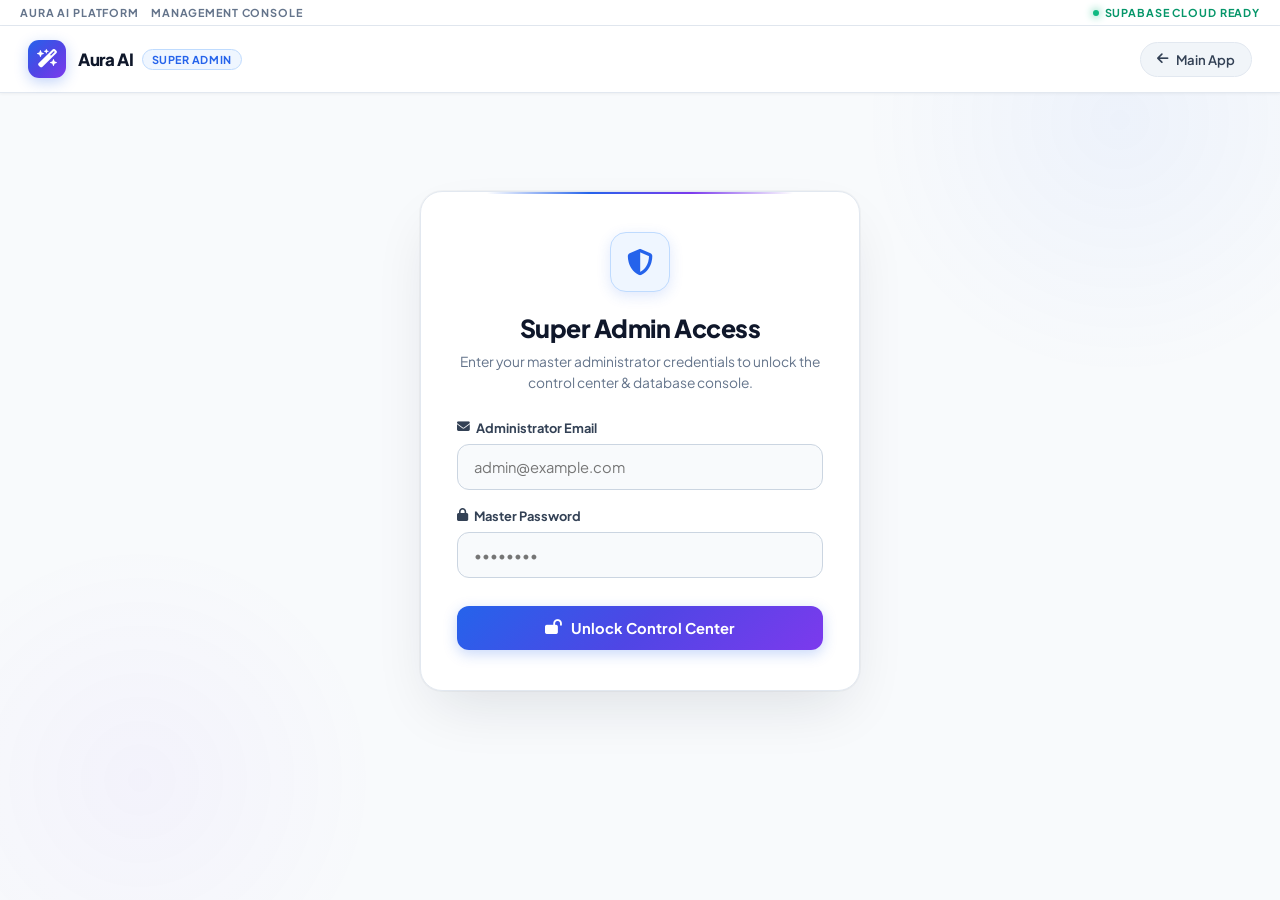
<file: frontend/admin.html>
<!DOCTYPE html>
<html lang="en">
<head>
  <meta charset="UTF-8" />
  <meta name="viewport" content="width=device-width, initial-scale=1.0, maximum-scale=5.0" />
  <title>Aura AI — Super Admin Control Center</title>
  <!-- Google Fonts: Plus Jakarta Sans & Fira Code (Matching Main Website) -->
  <link rel="preconnect" href="https://fonts.googleapis.com" />
  <link rel="preconnect" href="https://fonts.gstatic.com" crossorigin />
  <link href="https://fonts.googleapis.com/css2?family=Fira+Code:wght@400;500&family=Plus+Jakarta+Sans:wght@300;400;500;600;700;800&display=swap" rel="stylesheet" />
  <!-- FontAwesome Icons -->
  <link rel="stylesheet" href="https://cdnjs.cloudflare.com/ajax/libs/font-awesome/6.5.1/css/all.min.css" />
  <link rel="icon" type="image/png" sizes="192x192" href="/static/icons/icon-192.png" />
  <style>
    :root {
      --bg-dark: #f8fafc;
      --bg-darker: #f1f5f9;
      --card-bg: #ffffff;
      --card-border: #e2e8f0;
      --card-border-hover: #cbd5e1;
      --accent-primary: #2563eb;
      --accent-purple: #7c3aed;
      --accent-magenta: #d946ef;
      --accent-glow: rgba(37, 99, 235, 0.12);
      --accent-gradient: linear-gradient(135deg, #2563eb 0%, #4f46e5 50%, #7c3aed 100%);
      --danger: #ef4444;
      --danger-hover: #dc2626;
      --success: #10b981;
      --warning: #f59e0b;
      --text-main: #0f172a;
      --text-muted: #64748b;
      --text-dim: #94a3b8;
      --radius-sm: 8px;
      --radius-md: 12px;
      --radius-lg: 16px;
      --radius-xl: 22px;
      --radius-full: 9999px;
    }

    * {
      box-sizing: border-box;
      margin: 0;
      padding: 0;
      font-family: 'Plus Jakarta Sans', -apple-system, BlinkMacSystemFont, 'Segoe UI', Roboto, sans-serif;
    }

    body {
      background: #f8fafc;
      color: var(--text-main);
      min-height: 100vh;
      min-height: 100dvh;
      display: flex;
      flex-direction: column;
      overflow-x: hidden;
      position: relative;
    }

    /* Ambient Dynamic Glow Orbs */
    .ambient-glow-1 {
      position: fixed;
      width: 520px;
      height: 520px;
      border-radius: 50%;
      background: radial-gradient(circle, rgba(37, 99, 235, 0.05) 0%, rgba(0, 0, 0, 0) 70%);
      top: -140px;
      right: -100px;
      z-index: 0;
      pointer-events: none;
    }

    .ambient-glow-2 {
      position: fixed;
      width: 480px;
      height: 480px;
      border-radius: 50%;
      background: radial-gradient(circle, rgba(124, 58, 237, 0.04) 0%, rgba(0, 0, 0, 0) 70%);
      bottom: -120px;
      left: -100px;
      z-index: 0;
      pointer-events: none;
    }

    /* Top Brand Tag Bar */
    .top-tag-bar {
      position: relative;
      z-index: 10;
      display: flex;
      justify-content: space-between;
      align-items: center;
      padding: 6px 20px;
      background: #ffffff;
      border-bottom: 1px solid #e2e8f0;
      font-size: 0.68rem;
      font-weight: 700;
      letter-spacing: 0.08em;
      text-transform: uppercase;
      color: #64748b;
    }

    .tag-cluster {
      display: flex;
      gap: 12px;
      align-items: center;
    }

    .tag-pill {
      color: #64748b;
    }

    .tag-pill.live-sync {
      display: inline-flex;
      align-items: center;
      gap: 6px;
      color: #059669;
    }

    .tag-dot {
      width: 6px;
      height: 6px;
      border-radius: 50%;
      background: #10b981;
      box-shadow: 0 0 8px #10b981;
      animation: blinkDot 2s infinite ease-in-out;
    }

    @keyframes blinkDot {
      0%, 100% { opacity: 1; transform: scale(1); }
      50% { opacity: 0.4; transform: scale(0.85); }
    }

    /* Header matching Aura Floating Browser Chrome */
    .admin-header {
      position: relative;
      z-index: 10;
      display: flex;
      justify-content: space-between;
      align-items: center;
      padding: 14px 28px;
      background: #ffffff;
      border-bottom: 1px solid #e2e8f0;
      box-shadow: 0 1px 3px 0 rgba(0, 0, 0, 0.05);
    }

    .brand-cluster {
      display: flex;
      align-items: center;
      gap: 12px;
      text-decoration: none;
    }

    .brand-logo-icon {
      width: 38px;
      height: 38px;
      border-radius: 11px;
      background: var(--accent-gradient);
      display: flex;
      align-items: center;
      justify-content: center;
      font-size: 1.15rem;
      color: #ffffff;
      box-shadow: 0 4px 14px rgba(37, 99, 235, 0.28);
      flex-shrink: 0;
    }

    .brand-title-wrap h1 {
      font-size: 1.05rem;
      font-weight: 800;
      letter-spacing: -0.02em;
      color: #0f172a;
      display: flex;
      align-items: center;
      gap: 8px;
      flex-wrap: wrap;
    }

    .badge-admin {
      background: #eff6ff;
      color: #2563eb;
      border: 1px solid #bfdbfe;
      padding: 3px 9px;
      border-radius: var(--radius-full);
      font-size: 0.68rem;
      font-weight: 700;
      text-transform: uppercase;
      letter-spacing: 0.05em;
    }

    .header-actions {
      display: flex;
      align-items: center;
      gap: 10px;
    }

    .btn-nav-app {
      background: #f1f5f9;
      border: 1px solid #e2e8f0;
      color: #334155;
      padding: 8px 16px;
      border-radius: var(--radius-full);
      font-size: 0.82rem;
      font-weight: 600;
      text-decoration: none;
      display: inline-flex;
      align-items: center;
      gap: 8px;
      transition: all 0.18s ease;
      white-space: nowrap;
    }

    .btn-nav-app:hover {
      background: #e2e8f0;
      color: #0f172a;
      border-color: #cbd5e1;
      transform: translateY(-1px);
    }

    .btn-logout {
      background: #fef2f2;
      border: 1px solid #fecaca;
      color: #ef4444;
      padding: 8px 16px;
      border-radius: var(--radius-full);
      font-size: 0.82rem;
      font-weight: 600;
      cursor: pointer;
      display: inline-flex;
      align-items: center;
      gap: 7px;
      transition: all 0.18s ease;
      white-space: nowrap;
    }

    .btn-logout:hover {
      background: #ef4444;
      color: #ffffff;
      border-color: #ef4444;
      transform: translateY(-1px);
    }

    /* Main Container */
    .main-wrap {
      position: relative;
      z-index: 1;
      flex: 1;
      padding: 28px 24px;
      max-width: 1240px;
      margin: 0 auto;
      width: 100%;
    }

    /* VIEW 1: Clean Dedicated Login Card */
    .login-container {
      display: flex;
      justify-content: center;
      align-items: center;
      min-height: calc(80vh - 80px);
      padding: 20px 12px;
    }

    .login-card {
      background: #ffffff;
      border: 1px solid #e2e8f0;
      border-radius: var(--radius-xl);
      padding: 40px 36px;
      width: 100%;
      max-width: 440px;
      box-shadow: 0 25px 60px -15px rgba(15, 23, 42, 0.12), 0 0 1px 1px rgba(0, 0, 0, 0.04);
      text-align: center;
      position: relative;
      overflow: hidden;
      animation: cardPop 0.3s cubic-bezier(0.16, 1, 0.3, 1);
    }

    .login-card::before {
      content: "";
      position: absolute;
      top: 0;
      left: 15%;
      right: 15%;
      height: 2px;
      background: linear-gradient(90deg, transparent, #2563eb, #7c3aed, transparent);
    }

    @keyframes cardPop {
      0% { transform: scale(0.95) translateY(10px); opacity: 0; }
      100% { transform: scale(1) translateY(0); opacity: 1; }
    }

    .login-shield-badge {
      width: 60px;
      height: 60px;
      border-radius: var(--radius-lg);
      background: #eff6ff;
      border: 1px solid #bfdbfe;
      color: #2563eb;
      display: flex;
      align-items: center;
      justify-content: center;
      font-size: 1.65rem;
      margin: 0 auto 20px auto;
      box-shadow: 0 4px 14px rgba(37, 99, 235, 0.15);
    }

    .login-card h2 {
      font-size: 1.55rem;
      font-weight: 800;
      color: #0f172a;
      margin-bottom: 8px;
      letter-spacing: -0.02em;
    }

    .login-card p {
      font-size: 0.86rem;
      color: var(--text-muted);
      margin-bottom: 26px;
      line-height: 1.5;
    }

    .form-group {
      text-align: left;
      margin-bottom: 18px;
    }

    .form-group label {
      display: flex;
      align-items: center;
      gap: 6px;
      font-size: 0.8rem;
      font-weight: 700;
      color: #334155;
      margin-bottom: 8px;
    }

    .input-field {
      width: 100%;
      padding: 13px 16px;
      background: #f8fafc;
      border: 1px solid #cbd5e1;
      border-radius: var(--radius-md);
      color: #0f172a;
      font-size: 0.92rem;
      outline: none;
      transition: all 0.18s ease;
    }

    .input-field:focus {
      border-color: #2563eb;
      background: #ffffff;
      box-shadow: 0 0 0 3px rgba(37, 99, 235, 0.15);
    }

    .btn-submit {
      width: 100%;
      padding: 13px;
      background: var(--accent-gradient);
      color: #ffffff;
      border: none;
      border-radius: var(--radius-md);
      font-size: 0.92rem;
      font-weight: 700;
      cursor: pointer;
      display: inline-flex;
      align-items: center;
      justify-content: center;
      gap: 9px;
      box-shadow: 0 4px 14px rgba(37, 99, 235, 0.25);
      transition: all 0.18s ease;
      margin-top: 10px;
    }

    .btn-submit:hover:not(:disabled) {
      transform: translateY(-2px);
      box-shadow: 0 8px 22px rgba(37, 99, 235, 0.35);
    }

    .btn-submit:disabled {
      opacity: 0.7;
      cursor: not-allowed;
    }

    /* VIEW 2: Admin Dashboard */
    .dashboard-view {
      display: none;
      animation: fadeIn 0.3s ease;
    }

    /* Stats Grid */
    .stats-grid {
      display: grid;
      grid-template-columns: repeat(auto-fit, minmax(240px, 1fr));
      gap: 16px;
      margin-bottom: 24px;
    }

    .stat-card {
      background: #ffffff;
      border: 1px solid #e2e8f0;
      border-radius: var(--radius-lg);
      padding: 20px;
      display: flex;
      align-items: center;
      gap: 16px;
      box-shadow: 0 2px 8px rgba(15, 23, 42, 0.04);
      transition: all 0.2s ease;
    }

    .stat-card:hover {
      transform: translateY(-2px);
      border-color: #cbd5e1;
      box-shadow: 0 8px 20px rgba(15, 23, 42, 0.08);
    }

    .stat-icon {
      width: 50px;
      height: 50px;
      border-radius: var(--radius-md);
      display: flex;
      align-items: center;
      justify-content: center;
      font-size: 1.4rem;
      flex-shrink: 0;
    }

    .stat-icon.users {
      background: #eff6ff;
      color: #2563eb;
    }
    .stat-icon.chats {
      background: #ecfdf5;
      color: #059669;
    }
    .stat-icon.models {
      background: #fef3c7;
      color: #d97706;
    }
    .stat-icon.sync {
      background: #f5f3ff;
      color: #7c3aed;
    }

    .stat-info h3 {
      font-size: 1.35rem;
      font-weight: 800;
      color: #0f172a;
      letter-spacing: -0.02em;
    }

    .stat-info p {
      font-size: 0.74rem;
      font-weight: 700;
      color: var(--text-muted);
      text-transform: uppercase;
      letter-spacing: 0.05em;
      margin-top: 2px;
    }

    /* Supabase Cloud Live Sync Section */
    .cloud-card {
      background: #ffffff;
      border: 1px solid #e2e8f0;
      border-radius: var(--radius-lg);
      padding: 22px 24px;
      margin-bottom: 24px;
      box-shadow: 0 2px 8px rgba(15, 23, 42, 0.04);
    }

    .cloud-card-top {
      display: flex;
      justify-content: space-between;
      align-items: center;
      flex-wrap: wrap;
      gap: 14px;
      margin-bottom: 16px;
    }

    .cloud-title-group {
      display: flex;
      align-items: center;
      gap: 12px;
    }

    .cloud-title-group i {
      font-size: 1.3rem;
      color: #059669;
    }

    .cloud-title-group h2 {
      font-size: 1.12rem;
      font-weight: 800;
      color: #0f172a;
    }

    .cloud-actions {
      display: flex;
      align-items: center;
      gap: 10px;
    }

    .btn-schema-modal {
      background: #eff6ff;
      border: 1px solid #bfdbfe;
      color: #2563eb;
      padding: 7px 14px;
      border-radius: var(--radius-full);
      font-size: 0.78rem;
      font-weight: 700;
      cursor: pointer;
      display: inline-flex;
      align-items: center;
      gap: 6px;
      transition: all 0.18s ease;
    }

    .btn-schema-modal:hover {
      background: #2563eb;
      color: #ffffff;
      border-color: #2563eb;
    }

    .tables-status-grid {
      display: grid;
      grid-template-columns: repeat(auto-fit, minmax(200px, 1fr));
      gap: 12px;
    }

    .table-status-item {
      background: #f8fafc;
      border: 1px solid #e2e8f0;
      border-radius: var(--radius-md);
      padding: 12px 14px;
      display: flex;
      align-items: center;
      justify-content: space-between;
    }

    .table-name {
      font-size: 0.82rem;
      font-weight: 600;
      color: #1e293b;
      font-family: 'Fira Code', monospace;
    }

    .table-badge {
      font-size: 0.7rem;
      font-weight: 700;
      padding: 2px 8px;
      border-radius: var(--radius-full);
      text-transform: uppercase;
      letter-spacing: 0.03em;
    }

    .table-badge.ready {
      background: #ecfdf5;
      color: #059669;
      border: 1px solid #a7f3d0;
    }

    .table-badge.missing {
      background: #fef3c7;
      color: #d97706;
      border: 1px solid #fde68a;
    }

    /* Section Card */
    .section-card {
      background: #ffffff;
      border: 1px solid #e2e8f0;
      border-radius: var(--radius-xl);
      padding: 24px;
      box-shadow: 0 4px 16px -2px rgba(15, 23, 42, 0.05);
    }

    .section-top {
      display: flex;
      justify-content: space-between;
      align-items: center;
      margin-bottom: 20px;
      gap: 16px;
      flex-wrap: wrap;
    }

    .section-title {
      display: flex;
      align-items: center;
      gap: 10px;
      font-size: 1.15rem;
      font-weight: 800;
      color: #0f172a;
    }

    .search-box {
      background: #f8fafc;
      border: 1px solid #cbd5e1;
      border-radius: var(--radius-md);
      padding: 10px 16px;
      font-size: 0.86rem;
      color: #0f172a;
      outline: none;
      min-width: 280px;
      transition: all 0.18s ease;
    }

    .search-box:focus {
      border-color: #2563eb;
      background: #ffffff;
      box-shadow: 0 0 0 3px rgba(37, 99, 235, 0.15);
    }

    /* Users Table */
    .table-wrapper {
      overflow-x: auto;
      -webkit-overflow-scrolling: touch;
      border-radius: var(--radius-md);
      border: 1px solid #e2e8f0;
      background: #ffffff;
    }

    table {
      width: 100%;
      border-collapse: collapse;
      text-align: left;
      font-size: 0.88rem;
    }

    th {
      background: #f8fafc;
      color: #475569;
      font-weight: 700;
      text-transform: uppercase;
      font-size: 0.72rem;
      letter-spacing: 0.06em;
      padding: 14px 18px;
      border-bottom: 1px solid #e2e8f0;
      white-space: nowrap;
    }

    td {
      padding: 14px 18px;
      border-bottom: 1px solid #f1f5f9;
      color: #1e293b;
      vertical-align: middle;
      white-space: nowrap;
    }

    tr:hover td {
      background: #f8fafc;
    }

    .user-cell {
      display: flex;
      align-items: center;
      gap: 12px;
    }

    .user-avatar-mini {
      width: 38px;
      height: 38px;
      border-radius: 50%;
      object-fit: cover;
      border: 2px solid #e2e8f0;
      flex-shrink: 0;
    }

    .user-meta-name {
      font-weight: 700;
      color: #0f172a;
      font-size: 0.9rem;
    }

    .role-badge {
      display: inline-block;
      padding: 3px 9px;
      border-radius: var(--radius-full);
      font-size: 0.72rem;
      font-weight: 700;
      text-transform: uppercase;
    }

    .role-badge.admin {
      background: #eff6ff;
      color: #2563eb;
      border: 1px solid #bfdbfe;
    }

    .role-badge.user {
      background: #f1f5f9;
      color: #475569;
      border: 1px solid #cbd5e1;
    }

    .btn-delete-user {
      background: #fef2f2;
      border: 1px solid #fecaca;
      color: #ef4444;
      padding: 7px 14px;
      border-radius: var(--radius-sm);
      font-size: 0.8rem;
      font-weight: 600;
      cursor: pointer;
      display: inline-flex;
      align-items: center;
      gap: 6px;
      transition: all 0.18s ease;
    }

    .btn-delete-user:hover:not(:disabled) {
      background: #ef4444;
      color: #ffffff;
      border-color: #ef4444;
      transform: scale(1.02);
    }

    .btn-delete-user:disabled {
      background: #f1f5f9;
      border-color: #e2e8f0;
      color: #94a3b8;
      cursor: not-allowed;
    }

    /* Modal for SQL Schema */
    .schema-modal-overlay {
      position: fixed;
      inset: 0;
      background: rgba(15, 23, 42, 0.6);
      backdrop-filter: blur(14px);
      -webkit-backdrop-filter: blur(14px);
      z-index: 10000;
      display: none;
      align-items: center;
      justify-content: center;
      padding: 20px;
    }

    .schema-modal-card {
      background: #ffffff;
      border: 1px solid #e2e8f0;
      border-radius: var(--radius-xl);
      padding: 28px;
      width: 100%;
      max-width: 680px;
      max-height: 85vh;
      display: flex;
      flex-direction: column;
      box-shadow: 0 25px 60px rgba(15, 23, 42, 0.2);
    }

    .schema-modal-header {
      display: flex;
      justify-content: space-between;
      align-items: center;
      margin-bottom: 16px;
    }

    .schema-modal-header h3 {
      font-size: 1.18rem;
      font-weight: 800;
      color: #0f172a;
      display: flex;
      align-items: center;
      gap: 10px;
    }

    .btn-close-modal {
      background: transparent;
      border: none;
      color: #64748b;
      font-size: 1.2rem;
      cursor: pointer;
    }

    .schema-code-box {
      background: #0f172a;
      border: 1px solid #334155;
      border-radius: var(--radius-md);
      padding: 16px;
      color: #cbd5e1;
      font-family: 'Fira Code', monospace;
      font-size: 0.82rem;
      line-height: 1.5;
      overflow-y: auto;
      flex: 1;
      max-height: 380px;
      white-space: pre-wrap;
      user-select: all;
    }

    .schema-footer {
      display: flex;
      justify-content: flex-end;
      gap: 12px;
      margin-top: 18px;
    }

    .btn-copy-sql {
      background: var(--accent-gradient);
      color: #ffffff;
      border: none;
      padding: 10px 18px;
      border-radius: var(--radius-md);
      font-size: 0.86rem;
      font-weight: 700;
      cursor: pointer;
      display: inline-flex;
      align-items: center;
      gap: 7px;
    }

    /* Toast Notification */
    .toast {
      position: fixed;
      bottom: 24px;
      right: 24px;
      background: #0f172a;
      border: 1px solid #334155;
      color: #ffffff;
      padding: 12px 20px;
      border-radius: var(--radius-md);
      font-weight: 600;
      font-size: 0.88rem;
      z-index: 99999;
      box-shadow: 0 15px 35px rgba(0, 0, 0, 0.2);
      display: flex;
      align-items: center;
      gap: 10px;
      animation: slideUp 0.25s ease;
    }

    @keyframes fadeIn {
      from { opacity: 0; transform: translateY(8px); }
      to { opacity: 1; transform: translateY(0); }
    }

    @keyframes slideUp {
      from { opacity: 0; transform: translateY(16px); }
      to { opacity: 1; transform: translateY(0); }
    }

    /* ==========================================================
       MOBILE RESPONSIVENESS (Dimensions, Padding, Touch Targets)
       ========================================================== */
    @media (max-width: 768px) {
      .top-tag-bar {
        padding: 5px 14px;
        font-size: 0.62rem;
      }
      .tag-cluster span:not(.live-sync) {
        display: none;
      }
      .admin-header {
        padding: 12px 16px;
      }
      .brand-title-wrap h1 {
        font-size: 0.95rem;
      }
      .badge-admin {
        font-size: 0.62rem;
        padding: 2px 7px;
      }
      .btn-nav-app span, .btn-logout span {
        display: none;
      }
      .btn-nav-app, .btn-logout {
        padding: 8px 12px;
      }
      .main-wrap {
        padding: 16px 12px;
      }
      .login-card {
        padding: 28px 20px;
        border-radius: var(--radius-lg);
      }
      .login-card h2 {
        font-size: 1.35rem;
      }
      .input-field {
        font-size: 16px;
        padding: 12px 14px;
      }
      .stats-grid {
        grid-template-columns: 1fr;
        gap: 12px;
      }
      .cloud-card {
        padding: 18px 16px;
      }
      .section-card {
        padding: 18px 14px;
        border-radius: var(--radius-lg);
      }
      .section-top {
        flex-direction: column;
        align-items: stretch;
        gap: 12px;
      }
      .search-box {
        width: 100%;
        min-width: unset;
        font-size: 16px;
      }
      th, td {
        padding: 12px 14px;
      }
    }

    @media (max-width: 480px) {
      .tables-status-grid {
        grid-template-columns: 1fr;
      }
      .btn-schema-modal {
        width: 100%;
        justify-content: center;
      }
      .cloud-card-top {
        flex-direction: column;
        align-items: stretch;
      }
    }
  </style>
</head>
<body>
  <div class="ambient-glow-1"></div>
  <div class="ambient-glow-2"></div>

  <!-- Top Signature Tag Bar -->
  <div class="top-tag-bar">
    <div class="tag-cluster">
      <span class="tag-pill">AURA AI PLATFORM</span>
      <span class="tag-pill">MANAGEMENT CONSOLE</span>
    </div>
    <div class="tag-cluster">
      <span class="tag-pill live-sync" id="tag-sync-status">
        <span class="tag-dot"></span>
        <span id="sync-status-label">SUPABASE CLOUD READY</span>
      </span>
    </div>
  </div>

  <!-- Header -->
  <header class="admin-header">
    <a href="/" class="brand-cluster" title="Aura AI Home">
      <div class="brand-logo-icon">
        <i class="fa-solid fa-wand-magic-sparkles"></i>
      </div>
      <div class="brand-title-wrap">
        <h1>Aura AI <span class="badge-admin">Super Admin</span></h1>
      </div>
    </a>
    <div class="header-actions">
      <a href="/" class="btn-nav-app">
        <i class="fa-solid fa-arrow-left"></i> <span>Main App</span>
      </a>
      <button type="button" class="btn-logout" id="btn-admin-logout" style="display: none;">
        <i class="fa-solid fa-right-from-bracket"></i> <span>Sign Out</span>
      </button>
    </div>
  </header>

  <div class="main-wrap">
    <!-- VIEW 1: Clean Dedicated Admin Login View (No auto-fill, manual entry) -->
    <div class="login-container" id="admin-login-view">
      <div class="login-card">
        <div class="login-shield-badge">
          <i class="fa-solid fa-shield-halved"></i>
        </div>
        <h2>Super Admin Access</h2>
        <p>Enter your master administrator credentials to unlock the control center & database console.</p>

        <form id="admin-login-form" autocomplete="off">
          <div class="form-group">
            <label for="admin-email"><i class="fa-solid fa-envelope"></i> Administrator Email</label>
            <input type="email" id="admin-email" class="input-field" placeholder="admin@example.com" autocomplete="off" required />
          </div>
          <div class="form-group">
            <label for="admin-password"><i class="fa-solid fa-lock"></i> Master Password</label>
            <input type="password" id="admin-password" class="input-field" placeholder="••••••••" autocomplete="off" required />
          </div>
          <button type="submit" class="btn-submit" id="btn-login-submit">
            <i class="fa-solid fa-lock-open"></i> Unlock Control Center
          </button>
        </form>
      </div>
    </div>

    <!-- VIEW 2: Admin Dashboard View (Only displayed after authorized login) -->
    <div class="dashboard-view" id="admin-dashboard-view">
      
      <!-- Metric Cards -->
      <div class="stats-grid">
        <div class="stat-card">
          <div class="stat-icon users"><i class="fa-solid fa-users"></i></div>
          <div class="stat-info">
            <h3 id="stat-total-users">0</h3>
            <p>Registered Users</p>
          </div>
        </div>

        <div class="stat-card">
          <div class="stat-icon chats"><i class="fa-solid fa-comments"></i></div>
          <div class="stat-info">
            <h3 id="stat-total-sessions">0</h3>
            <p>Chat Sessions & Msgs</p>
          </div>
        </div>

        <div class="stat-card">
          <div class="stat-icon models"><i class="fa-solid fa-bolt"></i></div>
          <div class="stat-info">
            <h3 id="stat-active-model">GROQ</h3>
            <p>Active Engine</p>
          </div>
        </div>

        <div class="stat-card">
          <div class="stat-icon sync"><i class="fa-solid fa-cloud"></i></div>
          <div class="stat-info">
            <h3 id="stat-supabase-status">Supabase Cloud</h3>
            <p>Cloud Storage Sync</p>
          </div>
        </div>
      </div>

      <!-- Supabase Cloud Live Health Card -->
      <div class="cloud-card" id="cloud-sync-card">
        <div class="cloud-card-top">
          <div class="cloud-title-group">
            <i class="fa-solid fa-database"></i>
            <div>
              <h2>Supabase Cloud Backend Database</h2>
              <p style="font-size: 0.78rem; color: #94a3b8;" id="cloud-url-display">Checking connection...</p>
            </div>
          </div>
          <div class="cloud-actions">
            <button type="button" class="btn-schema-modal" id="btn-open-schema-modal">
              <i class="fa-solid fa-code"></i> View SQL Schema
            </button>
            <a href="https://supabase.com/dashboard/project/srrpewuenwnusmxmazho/sql" target="_blank" rel="noopener" class="btn-schema-modal" style="text-decoration: none;">
              <i class="fa-solid fa-arrow-up-right-from-square"></i> Supabase SQL Editor
            </a>
          </div>
        </div>

        <div class="tables-status-grid" id="tables-status-grid">
          <div class="table-status-item">
            <span class="table-name">public.profiles</span>
            <span class="table-badge missing" id="badge-table-profiles">Checking...</span>
          </div>
          <div class="table-status-item">
            <span class="table-name">public.chat_sessions</span>
            <span class="table-badge missing" id="badge-table-sessions">Checking...</span>
          </div>
          <div class="table-status-item">
            <span class="table-name">public.chat_messages</span>
            <span class="table-badge missing" id="badge-table-messages">Checking...</span>
          </div>
          <div class="table-status-item">
            <span class="table-name">public.user_notes</span>
            <span class="table-badge missing" id="badge-table-notes">Checking...</span>
          </div>
        </div>
      </div>

      <!-- Users Table Card -->
      <div class="section-card">
        <div class="section-top">
          <div class="section-title">
            <i class="fa-solid fa-user-group text-primary" style="color: #818cf8;"></i>
            <span>All User Accounts</span>
            <span class="badge-admin" id="users-count-badge">0 Users</span>
          </div>
          <input type="text" id="user-search-input" class="search-box" placeholder="Search by name, email, or role..." />
        </div>

        <div class="table-wrapper">
          <table>
            <thead>
              <tr>
                <th>ID</th>
                <th>User Profile</th>
                <th>Email Address</th>
                <th>Role</th>
                <th>Chats</th>
                <th>Registered</th>
                <th>Action</th>
              </tr>
            </thead>
            <tbody id="users-table-body">
              <!-- Loaded dynamically upon login -->
            </tbody>
          </table>
        </div>
      </div>

    </div>
  </div>

  <!-- SQL Schema Viewer Modal -->
  <div class="schema-modal-overlay" id="schema-modal">
    <div class="schema-modal-card">
      <div class="schema-modal-header">
        <h3><i class="fa-solid fa-database" style="color: #818cf8;"></i> Supabase SQL Schema Migration</h3>
        <button type="button" class="btn-close-modal" id="btn-close-schema-modal">&times;</button>
      </div>
      <p style="font-size: 0.82rem; color: #94a3b8; margin-bottom: 12px;">
        To create or update the tables in your Supabase Cloud project, copy this SQL script and execute it in your Supabase SQL Editor.
      </p>
      <div class="schema-code-box" id="schema-code-content">-- Loading SQL Schema...</div>
      <div class="schema-footer">
        <button type="button" class="btn-nav-app" id="btn-close-schema-btn">Close</button>
        <button type="button" class="btn-copy-sql" id="btn-copy-sql">
          <i class="fa-solid fa-copy"></i> Copy SQL to Clipboard
        </button>
      </div>
    </div>
  </div>

  <script>
    let adminToken = null;
    let cachedUsers = [];
    let cachedSchemaSql = "";

    document.addEventListener("DOMContentLoaded", () => {
      // Strictly start at login view. Do not auto-fetch credentials or data.
      showLogin();

      document.getElementById("admin-login-form").addEventListener("submit", handleAdminLogin);
      document.getElementById("btn-admin-logout").addEventListener("click", handleAdminLogout);
      document.getElementById("user-search-input").addEventListener("input", filterUsersTable);

      // Schema Modal triggers
      document.getElementById("btn-open-schema-modal").addEventListener("click", openSchemaModal);
      document.getElementById("btn-close-schema-modal").addEventListener("click", closeSchemaModal);
      document.getElementById("btn-close-schema-btn").addEventListener("click", closeSchemaModal);
      document.getElementById("btn-copy-sql").addEventListener("click", copySqlToClipboard);
    });

    function showToast(msg) {
      const toast = document.createElement("div");
      toast.className = "toast";
      toast.innerHTML = `<i class="fa-solid fa-circle-check" style="color:#10b981;"></i> <span>${msg}</span>`;
      document.body.appendChild(toast);
      setTimeout(() => toast.remove(), 3500);
    }

    function showLogin() {
      document.getElementById("admin-login-view").style.display = "flex";
      document.getElementById("admin-dashboard-view").style.display = "none";
      document.getElementById("btn-admin-logout").style.display = "none";
      const emailInput = document.getElementById("admin-email");
      const passInput = document.getElementById("admin-password");
      if (emailInput) emailInput.value = "";
      if (passInput) passInput.value = "";
    }

    function showDashboard() {
      document.getElementById("admin-login-view").style.display = "none";
      document.getElementById("admin-dashboard-view").style.display = "block";
      document.getElementById("btn-admin-logout").style.display = "inline-flex";
      loadAdminUsers();
      loadSupabaseStatus();
    }

    async function handleAdminLogin(e) {
      e.preventDefault();
      const email = document.getElementById("admin-email").value.trim();
      const password = document.getElementById("admin-password").value;
      const btn = document.getElementById("btn-login-submit");

      btn.innerHTML = `<i class="fa-solid fa-spinner fa-spin"></i> Verifying...`;
      btn.disabled = true;

      try {
        const res = await fetch("/api/admin/login", {
          method: "POST",
          headers: { "Content-Type": "application/json" },
          body: JSON.stringify({ email, password })
        });
        const data = await res.json();
        if (res.ok && data.success) {
          adminToken = data.admin_token;
          showToast(`✨ Welcome, ${data.user.name}! Access Granted.`);
          showDashboard();
        } else {
          alert(`Access Denied: ${data.detail || "Invalid admin credentials"}`);
        }
      } catch (err) {
        alert(`Network error connecting to admin server: ${err.message}`);
      } finally {
        btn.innerHTML = `<i class="fa-solid fa-lock-open"></i> Unlock Control Center`;
        btn.disabled = false;
      }
    }

    function handleAdminLogout() {
      adminToken = null;
      showLogin();
      showToast("Super Admin logged out.");
    }

    async function loadAdminUsers() {
      try {
        const res = await fetch(`/api/admin/users?admin_token=${adminToken || ""}`);
        const data = await res.json();
        if (res.ok && data.success) {
          cachedUsers = data.users || [];
          renderStats(data.stats);
          renderUsersTable(cachedUsers);
        } else {
          showLogin();
        }
      } catch (err) {
        console.error("Failed to load admin users:", err);
      }
    }

    async function loadSupabaseStatus() {
      try {
        const res = await fetch(`/api/admin/supabase-status?admin_token=${adminToken || ""}`);
        const data = await res.json();
        if (res.ok && data.success) {
          cachedSchemaSql = data.schema_sql || "";
          document.getElementById("schema-code-content").textContent = cachedSchemaSql;

          const sup = data.supabase || {};
          const urlEl = document.getElementById("cloud-url-display");
          if (urlEl) {
            urlEl.textContent = sup.url ? `Project: ${sup.url}` : "Not Configured in .env";
          }

          const tables = sup.tables || {};
          updateTableBadge("badge-table-profiles", tables.profiles);
          updateTableBadge("badge-table-sessions", tables.chat_sessions);
          updateTableBadge("badge-table-messages", tables.chat_messages);
          updateTableBadge("badge-table-notes", tables.user_notes);

          const syncTag = document.getElementById("sync-status-label");
          if (syncTag) {
            syncTag.textContent = sup.all_ready ? "SUPABASE CLOUD READY" : "SUPABASE TABLES PENDING";
          }
        }
      } catch (err) {
        console.error("Failed to check Supabase status:", err);
      }
    }

    function updateTableBadge(elId, status) {
      const el = document.getElementById(elId);
      if (!el) return;
      if (status === "ready") {
        el.textContent = "Ready";
        el.className = "table-badge ready";
      } else {
        el.textContent = "Run SQL";
        el.className = "table-badge missing";
      }
    }

    function renderStats(stats) {
      if (!stats) return;
      document.getElementById("stat-total-users").textContent = stats.total_users || 0;
      document.getElementById("stat-total-sessions").textContent = `${stats.total_sessions || 0} chats (${stats.total_messages || 0} msgs)`;
      document.getElementById("stat-active-model").textContent = (stats.active_provider || "groq").toUpperCase();
      document.getElementById("stat-supabase-status").textContent = stats.supabase_configured ? "Supabase Active" : "Local Mode";
      document.getElementById("users-count-badge").textContent = `${stats.total_users || 0} Users`;
    }

    function renderUsersTable(users) {
      const tbody = document.getElementById("users-table-body");
      tbody.innerHTML = "";

      if (users.length === 0) {
        tbody.innerHTML = `<tr><td colspan="7" style="text-align:center; color:#94a3b8; padding:24px;">No users registered yet.</td></tr>`;
        return;
      }

      users.forEach((u) => {
        const tr = document.createElement("tr");
        const isSuperAdmin = (u.email || "").toLowerCase() === "faizanbarvi786@gmail.com";
        const roleClass = (u.role || "").toLowerCase() === "admin" ? "admin" : "user";
        const dateStr = u.created_at ? u.created_at.split("T")[0] : "—";
        const avatar = u.avatar_url || "https://images.unsplash.com/photo-1535713875002-d1d0cf377fde?w=120&auto=format&fit=crop&q=80";

        tr.innerHTML = `
          <td style="color:#64748b; font-weight:600; font-family:'Fira Code', monospace;">#${u.id}</td>
          <td>
            <div class="user-cell">
              <img src="${avatar}" class="user-avatar-mini" onerror="this.src='https://images.unsplash.com/photo-1535713875002-d1d0cf377fde?w=120&auto=format&fit=crop&q=80';" />
              <div>
                <div class="user-meta-name">${escapeHtml(u.name)}</div>
                <div style="font-size:0.72rem; color:#64748b; text-transform: capitalize;">${escapeHtml(u.gender || 'male')}</div>
              </div>
            </div>
          </td>
          <td><code style="font-family:'Fira Code', monospace; font-size:0.82rem; color:#a5b4fc;">${escapeHtml(u.email)}</code></td>
          <td><span class="role-badge ${roleClass}">${escapeHtml(u.role || 'user')}</span></td>
          <td><strong>${u.session_count || 0}</strong></td>
          <td style="color:#94a3b8; font-size:0.82rem;">${dateStr}</td>
          <td>
            ${isSuperAdmin 
              ? `<button class="btn-delete-user" disabled title="Super Administrator account cannot be deleted"><i class="fa-solid fa-shield"></i> Master</button>`
              : `<button class="btn-delete-user" onclick="confirmDeleteUser(${u.id}, '${escapeHtml(u.name)}', '${escapeHtml(u.email)}')"><i class="fa-solid fa-trash-can"></i> Delete</button>`
            }
          </td>
        `;
        tbody.appendChild(tr);
      });
    }

    function filterUsersTable() {
      const q = document.getElementById("user-search-input").value.trim().toLowerCase();
      if (!q) {
        renderUsersTable(cachedUsers);
        return;
      }
      const filtered = cachedUsers.filter(u => 
        (u.name || "").toLowerCase().includes(q) || 
        (u.email || "").toLowerCase().includes(q) ||
        (u.role || "").toLowerCase().includes(q)
      );
      renderUsersTable(filtered);
    }

    async function confirmDeleteUser(userId, name, email) {
      const ok = confirm(`⚠️ Permanently delete user:\n\n${name} (${email})?\n\nThis will remove their profile, chats, and saved history from both local and Supabase cloud.`);
      if (!ok) return;

      try {
        const res = await fetch(`/api/admin/users/${userId}?admin_token=${adminToken || ""}`, {
          method: "DELETE"
        });
        const data = await res.json();
        if (res.ok && data.success) {
          showToast(`🗑️ User #${userId} (${name}) was successfully deleted.`);
          loadAdminUsers();
        } else {
          alert(`Error deleting user: ${data.detail || data.error || "Failed to delete"}`);
        }
      } catch (err) {
        alert(`Network error deleting user: ${err.message}`);
      }
    }

    function openSchemaModal() {
      document.getElementById("schema-modal").style.display = "flex";
    }

    function closeSchemaModal() {
      document.getElementById("schema-modal").style.display = "none";
    }

    function copySqlToClipboard() {
      if (!cachedSchemaSql) return;
      navigator.clipboard.writeText(cachedSchemaSql).then(() => {
        showToast("📋 SQL Schema copied to clipboard! Paste in Supabase SQL editor.");
      }).catch(() => {
        alert("Please copy manually from the box.");
      });
    }

    function escapeHtml(str) {
      return (str || "")
        .replace(/&/g, "&amp;")
        .replace(/</g, "&lt;")
        .replace(/>/g, "&gt;")
        .replace(/"/g, "&quot;")
        .replace(/'/g, "&#039;");
    }
  </script>
</body>
</html>
</file>
